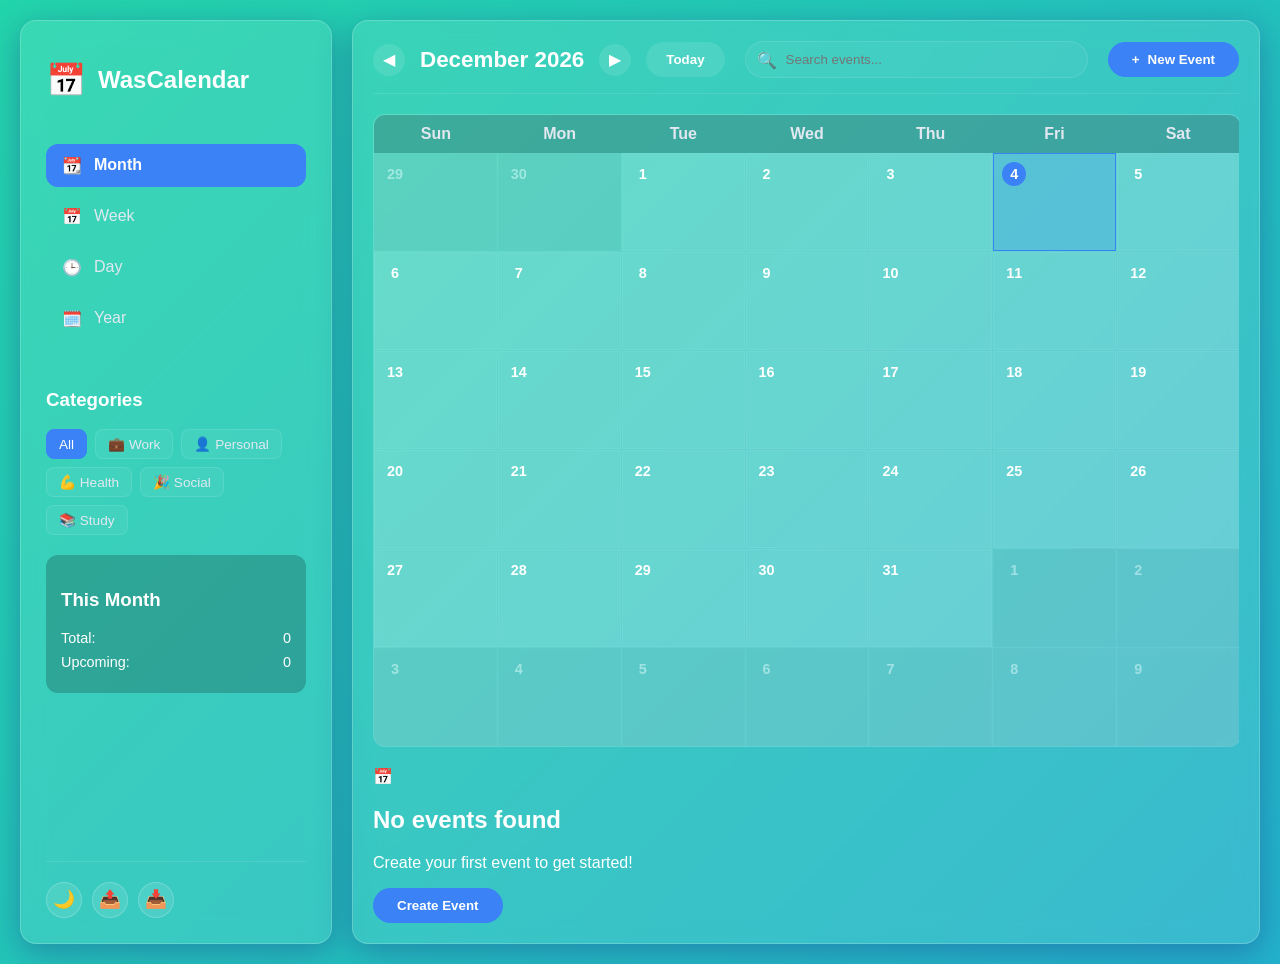
<file: js/apps/calendar/index.html>
<!DOCTYPE html>
<html lang="en">
<head>
    <meta charset="UTF-8">
    <meta name="viewport" content="width=device-width, initial-scale=1.0">
    <title>WasCalendar</title>
    <link rel="stylesheet" href="style.css">
</head>
<body class="theme-normal">
    <div id="app" class="app-wrapper">
        
        <aside class="sidebar">
            <div class="sidebar-header">
                <div class="logo">
                    <span class="logo-icon">📅</span>
                    <h1>WasCalendar</h1>
                </div>
            </div>

            <nav class="sidebar-nav">
                <button class="nav-item active" data-view="month"><span class="nav-icon">📆</span><span>Month</span></button>
                <button class="nav-item" data-view="week"><span class="nav-icon">📅</span><span>Week</span></button>
                <button class="nav-item" data-view="day"><span class="nav-icon">🕒</span><span>Day</span></button>
                <button class="nav-item" data-view="year"><span class="nav-icon">🗓️</span><span>Year</span></button>
            </nav>

            <div class="sidebar-section">
                <h3>Categories</h3>
                <div class="category-list">
                    <button class="category-btn active" data-category="all">All</button>
                    <button class="category-btn" data-category="work">💼 Work</button>
                    <button class="category-btn" data-category="personal">👤 Personal</button>
                    <button class="category-btn" data-category="health">💪 Health</button>
                    <button class="category-btn" data-category="social">🎉 Social</button>
                    <button class="category-btn" data-category="study">📚 Study</button>
                </div>
            </div>

            <div class="sidebar-stats">
                <h3>This Month</h3>
                <div class="stat-row"><span>Total:</span><span id="month-count">0</span></div>
                <div class="stat-row"><span>Upcoming:</span><span id="upcoming-count">0</span></div>
            </div>

            <div class="sidebar-footer">
                <button id="theme-toggle" class="icon-btn" title="Theme">🌙</button>
                <button id="export-btn" class="icon-btn" title="Export">📤</button>
                <button id="import-btn" class="icon-btn" title="Import">📥</button>
                <input type="file" id="import-file" accept=".ics" style="display:none">
            </div>
        </aside>

        <main class="main-content">
            <header class="main-header">
                <div class="date-navigator">
                    <button id="prev-btn" class="icon-btn-small">◀</button>
                    <h2 id="current-period">September 2025</h2>
                    <button id="next-btn" class="icon-btn-small">▶</button>
                    <button id="today-btn" class="secondary-btn">Today</button>
                </div>
                <div class="search-container">
                    <input type="text" id="search-input" placeholder="Search events...">
                    <span class="search-icon">🔍</span>
                </div>
                <button id="add-event-btn" class="primary-btn"><span>+</span><span>New Event</span></button>
            </header>

            <section id="month-view" class="calendar-view active">
                <div class="calendar-grid">
                    <div class="weekday-header">
                        <div>Sun</div><div>Mon</div><div>Tue</div><div>Wed</div><div>Thu</div><div>Fri</div><div>Sat</div>
                    </div>
                    <div id="month-days" class="days-grid"></div>
                </div>
            </section>

            <section id="week-view" class="calendar-view">
                <div class="week-grid">
                    <div class="time-sidebar">
                    </div>
                    <div id="week-columns" class="week-columns"></div>
                </div>
            </section>
            <section id="day-view" class="calendar-view">
                <div class="day-grid">
                    <div class="time-sidebar" id="day-time-sidebar">
                    </div>
                    <div id="day-column" class="day-column"></div>
                </div>
            </section>
            <section id="year-view" class="calendar-view">
                <div id="year-grid" class="year-grid"></div>
            </section>

            <div id="empty-state" class="empty-state hidden">
                <div class="empty-icon">📅</div>
                <h2>No events found</h2>
                <p>Create your first event to get started!</p>
                <button id="empty-add-btn" class="primary-btn">Create Event</button>
            </div>
        </main>
    </div>
    <dialog id="event-modal" class="modal">
        <div class="modal-content">
            <div class="modal-header">
                <h2 id="modal-title">Add New Event</h2>
                <button id="modal-close" class="close-btn">&times;</button>
            </div>
            <form id="event-form">
                <input type="hidden" id="event-id">
                
                <div class="form-group">
                    <label for="event-title">Title *</label>
                    <input type="text" id="event-title" required placeholder="e.g., Team Meeting">
                </div>

                <div class="form-row">
                    <div class="form-group half">
                        <label for="event-start">Start</label>
                        <input type="datetime-local" id="event-start" required>
                    </div>
                    <div class="form-group half">
                        <label for="event-end">End</label>
                        <input type="datetime-local" id="event-end" required>
                    </div>
                </div>

                <div class="form-row">
                    <div class="form-group half">
                        <label for="event-category">Category</label>
                        <select id="event-category">
                            <option value="work">💼 Work</option>
                            <option value="personal">👤 Personal</option>
                            <option value="health">💪 Health</option>
                            <option value="social">🎉 Social</option>
                            <option value="study">📚 Study</option>
                        </select>
                    </div>
                    <div class="form-group half">
                        <label for="event-color">Color</label>
                        <select id="event-color">
                            <option value="#3b82f6">Blue</option>
                            <option value="#10b981">Green</option>
                            <option value="#f59e0b">Orange</option>
                            <option value="#ef4444">Red</option>
                            <option value="#8b5cf6">Purple</option>
                            <option value="#ec4899">Pink</option>
                        </select>
                    </div>
                </div>

                <div class="form-group">
                    <label for="event-location">Location</label>
                    <input type="text" id="event-location" placeholder="Room A, Zoom Link, etc.">
                </div>

                <div class="form-group">
                    <label for="event-description">Description</label>
                    <textarea id="event-description" rows="3" placeholder="Details..."></textarea>
                </div>

                <div class="form-group">
                    <label class="checkbox-label">
                        <input type="checkbox" id="event-recurring">
                        Recurring Event
                    </label>
                    <div id="recurring-options" class="hidden" style="margin-top: 10px; display: flex; gap: 10px;">
                        <select id="recurrence-pattern">
                            <option value="daily">Daily</option>
                            <option value="weekly">Weekly</option>
                            <option value="monthly">Monthly</option>
                            <option value="yearly">Yearly</option>
                        </select>
                        <input type="number" id="recurrence-end" min="1" max="100" value="10" style="width: 100px;" placeholder="Count">
                    </div>
                </div>

                <div class="modal-actions">
                    <button type="button" id="delete-event-btn" class="danger-btn hidden">Delete</button>
                    <div class="spacer"></div>
                    <button type="button" id="cancel-btn" class="secondary-btn">Cancel</button>
                    <button type="submit" class="primary-btn">Save Event</button>
                </div>
            </form>
        </div>
    </dialog>

    <div id="theme-menu" class="theme-menu hidden">
        <button data-theme="normal">☀️ Normal</button>
        <button data-theme="dark">🌙 Night</button>
        <button data-theme="light">✨ Light</button>
        <button data-theme="glass">💎 Glass</button>
    </div>
    <div id="toast-container" class="toast-container"></div>

    <script src="main.js"></script>
</body>
</html>
</file>
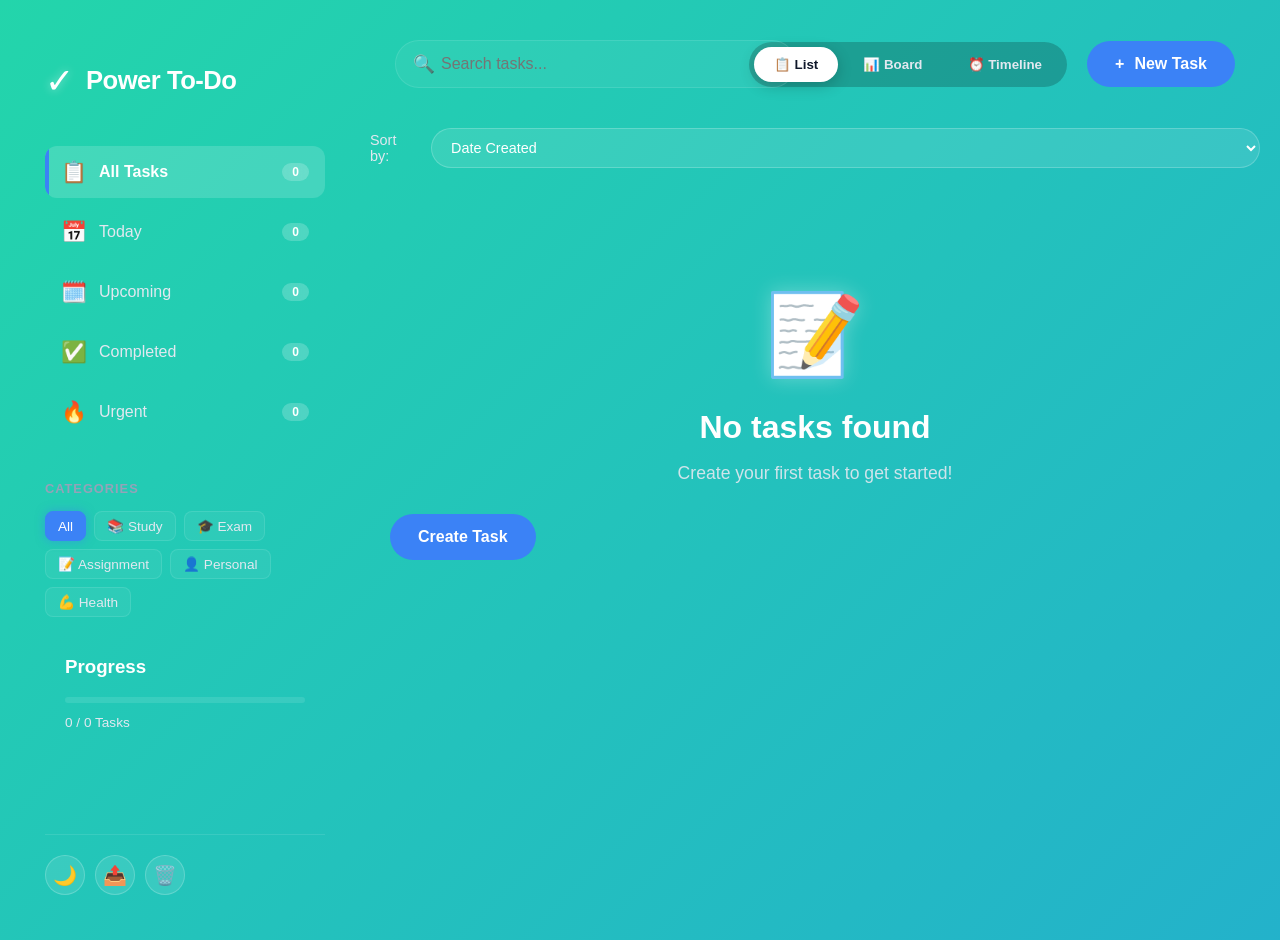
<file: js/apps/todolist/index.html>
<!DOCTYPE html>
<html lang="en">
<head>
    <meta charset="UTF-8">
    <meta name="viewport" content="width=device-width, initial-scale=1.0">
    <meta name="description" content="FocusFlow - Advanced To-Do List for Students">
    <title>Was To-Do List</title>
    <link rel="stylesheet" href="style.css">
</head>
<body class="theme-normal">
    <div id="app" class="app-wrapper">
        
        <aside class="sidebar">
            <div class="sidebar-header">
                <div class="logo">
                    <span class="logo-icon">✓</span>
                    <h1>Power To-Do</h1>
                </div>
            </div>

            <nav class="sidebar-nav">
                <button class="nav-item active" data-filter="all">
                    <span class="nav-icon">📋</span>
                    <span>All Tasks</span>
                    <span class="badge" id="count-all">0</span>
                </button>
                <button class="nav-item" data-filter="today">
                    <span class="nav-icon">📅</span>
                    <span>Today</span>
                    <span class="badge" id="count-today">0</span>
                </button>
                <button class="nav-item" data-filter="upcoming">
                    <span class="nav-icon">🗓️</span>
                    <span>Upcoming</span>
                    <span class="badge" id="count-upcoming">0</span>
                </button>
                <button class="nav-item" data-filter="completed">
                    <span class="nav-icon">✅</span>
                    <span>Completed</span>
                    <span class="badge" id="count-completed">0</span>
                </button>
                <button class="nav-item" data-filter="urgent">
                    <span class="nav-icon">🔥</span>
                    <span>Urgent</span>
                    <span class="badge" id="count-urgent">0</span>
                </button>
            </nav>

            <div class="sidebar-section">
                <h3>Categories</h3>
                <div class="category-list">
                    <button class="category-btn active" data-category="all">All</button>
                    <button class="category-btn" data-category="study">📚 Study</button>
                    <button class="category-btn" data-category="exam">🎓 Exam</button>
                    <button class="category-btn" data-category="assignment">📝 Assignment</button>
                    <button class="category-btn" data-category="personal">👤 Personal</button>
                    <button class="category-btn" data-category="health">💪 Health</button>
                </div>
            </div>

            <div class="sidebar-stats">
                <h3>Progress</h3>
                <div class="progress-bar">
                    <div class="progress-fill" id="progress-fill"></div>
                </div>
                <div class="progress-text">
                    <span id="completed-count">0</span> / <span id="total-count">0</span> Tasks
                </div>
            </div>

            <div class="sidebar-footer">
                <button id="theme-toggle" class="icon-btn" title="Toggle Theme">
                    <span>🌙</span>
                </button>
                <button id="export-btn" class="icon-btn" title="Export Data">
                    <span>📤</span>
                </button>
                <button id="clear-completed" class="icon-btn danger" title="Clear Completed">
                    <span>🗑️</span>
                </button>
            </div>
        </aside>
        <main class="main-content">
            <header class="main-header">
                <div class="search-container">
                    <input type="text" id="search-input" placeholder="Search tasks...">
                    <span class="search-icon">🔍</span>
                </div>

                <div class="view-controls">
                    <button class="view-btn active" data-view="list">📋 List</button>
                    <button class="view-btn" data-view="kanban">📊 Board</button>
                    <button class="view-btn" data-view="timeline">⏰ Timeline</button>
                </div>

                <button id="add-task-btn" class="primary-btn">
                    <span>+</span>
                    <span>New Task</span>
                </button>
            </header>
            <section id="list-view" class="task-view active">
                <div class="task-list-header">
                    <span class="sort-label">Sort by:</span>
                    <select id="sort-select">
                        <option value="created">Date Created</option>
                        <option value="due">Due Date</option>
                        <option value="priority">Priority</option>
                        <option value="alphabetical">Alphabetical</option>
                    </select>
                </div>
                <div id="task-list" class="task-list">
                </div>
            </section>

            <section id="kanban-view" class="task-view">
                <div class="kanban-board">
                    <div class="kanban-column" data-status="todo">
                        <div class="column-header">
                            <h3>📌 To Do</h3>
                            <span class="column-count" id="count-todo">0</span>
                        </div>
                        <div class="column-tasks" id="tasks-todo"></div>
                    </div>
                    <div class="kanban-column" data-status="in-progress">
                        <div class="column-header">
                            <h3>🔄 In Progress</h3>
                            <span class="column-count" id="count-in-progress">0</span>
                        </div>
                        <div class="column-tasks" id="tasks-in-progress"></div>
                    </div>
                    <div class="kanban-column" data-status="done">
                        <div class="column-header">
                            <h3>✅ Done</h3>
                            <span class="column-count" id="count-done">0</span>
                        </div>
                        <div class="column-tasks" id="tasks-done"></div>
                    </div>
                </div>
            </section>

            <section id="timeline-view" class="task-view">
                <div id="timeline-container" class="timeline-container">
                </div>
            </section>
            <div id="empty-state" class="empty-state hidden">
                <div class="empty-icon">📝</div>
                <h2>No tasks found</h2>
                <p>Create your first task to get started!</p>
                <button id="empty-add-btn" class="primary-btn">Create Task</button>
            </div>
        </main>
    </div>

    <dialog id="task-modal" class="modal">
        <div class="modal-content">
            <div class="modal-header">
                <h2 id="modal-title">Add New Task</h2>
                <button id="modal-close" class="close-btn">&times;</button>
            </div>
            <form id="task-form">
                <input type="hidden" id="task-id">
                
                <div class="form-group">
                    <label for="task-title">Task Title *</label>
                    <input type="text" id="task-title" required placeholder="e.g., Physics Chapter 5 Revision">
                </div>

                <div class="form-row">
                    <div class="form-group half">
                        <label for="task-category">Category</label>
                        <select id="task-category">
                            <option value="study">📚 Study</option>
                            <option value="exam">🎓 Exam</option>
                            <option value="assignment">📝 Assignment</option>
                            <option value="personal">👤 Personal</option>
                            <option value="health">💪 Health</option>
                        </select>
                    </div>
                    <div class="form-group half">
                        <label for="task-priority">Priority</label>
                        <select id="task-priority">
                            <option value="low">Low</option>
                            <option value="medium" selected>Medium</option>
                            <option value="high">High</option>
                            <option value="urgent">🔥 Urgent</option>
                        </select>
                    </div>
                </div>

                <div class="form-row">
                    <div class="form-group half">
                        <label for="task-due">Due Date</label>
                        <input type="date" id="task-due">
                    </div>
                    <div class="form-group half">
                        <label for="task-status">Status</label>
                        <select id="task-status">
                            <option value="todo">To Do</option>
                            <option value="in-progress">In Progress</option>
                            <option value="done">Done</option>
                        </select>
                    </div>
                </div>

                <div class="form-group">
                    <label for="task-notes">Notes</label>
                    <textarea id="task-notes" rows="3" placeholder="Additional details..."></textarea>
                </div>

                <div class="form-group">
                    <label class="checkbox-label">
                        <input type="checkbox" id="task-recurring">
                        Recurring Task (Weekly)
                    </label>
                </div>

                <div class="modal-actions">
                    <button type="button" id="delete-task-btn" class="danger-btn hidden">Delete</button>
                    <div class="spacer"></div>
                    <button type="button" id="cancel-btn" class="secondary-btn">Cancel</button>
                    <button type="submit" class="primary-btn">Save Task</button>
                </div>
            </form>
        </div>
    </dialog>
    <div id="theme-menu" class="theme-menu hidden">
        <button data-theme="normal">☀️ Normal</button>
        <button data-theme="dark">🌙 Dark</button>
        <button data-theme="light">✨ Light</button>
        <button data-theme="glass">💎 Glass</button>
    </div>

    <div id="toast-container" class="toast-container"></div>

    <script src="main.js"></script>
</body>
</html>
</file>
<file: js/apps/calendar/style.css>
:root {
    --bg-body: #0f172a;
    --bg-gradient: linear-gradient(-45deg, #ee7752, #e73c7e, #23a6d5, #23d5ab);
    --bg-gradient-size: 400% 400%;
    --glass-bg: rgba(255, 255, 255, 0.1);
    --glass-border: rgba(255, 255, 255, 0.2);
    --glass-shadow: 0 8px 32px 0 rgba(31, 38, 135, 0.37);
    --text-primary: #ffffff;
    --text-secondary: #e2e8f0;
    --text-muted: #94a3b8;
    --primary: #3b82f6;
    --primary-glow: rgba(59, 130, 246, 0.5);
    --radius-lg: 16px;
    --radius-md: 12px;
    --radius-sm: 8px;
    --transition: 0.3s cubic-bezier(0.4, 0, 0.2, 1);
    --cell-bg: rgba(255, 255, 255, 0.05);
    --cell-hover: rgba(255, 255, 255, 0.1);
}

body {
    font-family: 'Inter', sans-serif;
    background: var(--bg-gradient);
    background-size: var(--bg-gradient-size);
    animation: gradientBG 15s ease infinite;
    color: var(--text-primary);
    min-height: 100vh;
    margin: 0;
    overflow-x: hidden;
}

@keyframes gradientBG {
    0% { background-position: 0% 50%; }
    50% { background-position: 100% 50%; }
    100% { background-position: 0% 50%; }
}

.app-wrapper {
    display: flex;
    min-height: 100vh;
    max-width: 1600px;
    margin: 0 auto;
    padding: 20px;
    gap: 20px;
}

/* Sidebar */
.sidebar {
    width: 260px;
    padding: 25px;
    display: flex;
    flex-direction: column;
    flex-shrink: 0;
    background: var(--glass-bg);
    backdrop-filter: blur(12px);
    border: 1px solid var(--glass-border);
    border-radius: var(--radius-lg);
    box-shadow: var(--glass-shadow);
}
.sidebar-header { margin-bottom: 30px; }
.logo { display: flex; align-items: center; gap: 12px; }
.logo-icon { font-size: 2rem; }
.logo h1 { font-size: 1.5rem; font-weight: 700; }

.sidebar-nav { display: flex; flex-direction: column; gap: 8px; margin-bottom: 30px; }
.nav-item {
    display: flex; align-items: center; gap: 12px;
    padding: 12px 16px;
    background: transparent; border: none;
    border-radius: var(--radius-md);
    color: var(--text-secondary);
    cursor: pointer; font-size: 1rem;
    transition: var(--transition);
}
.nav-item:hover { background: rgba(255,255,255,0.1); color: white; }
.nav-item.active { background: var(--primary); color: white; font-weight: 600; }

.category-list { display: flex; flex-wrap: wrap; gap: 8px; margin-bottom: 20px; }
.category-btn {
    padding: 6px 12px;
    background: rgba(255,255,255,0.05);
    border: 1px solid rgba(255,255,255,0.1);
    border-radius: var(--radius-sm);
    color: var(--text-secondary);
    cursor: pointer; font-size: 0.85rem;
    transition: var(--transition);
}
.category-btn:hover { background: rgba(255,255,255,0.15); color: white; }
.category-btn.active { background: var(--primary); border-color: var(--primary); color: white; }

.sidebar-stats {
    padding: 15px;
    background: rgba(0,0,0,0.2);
    border-radius: var(--radius-md);
    margin-bottom: auto;
}
.stat-row { display: flex; justify-content: space-between; font-size: 0.9rem; margin-bottom: 8px; }

.sidebar-footer {
    display: flex; gap: 10px; padding-top: 20px;
    border-top: 1px solid rgba(255,255,255,0.1);
}
.icon-btn {
    width: 36px; height: 36px;
    background: rgba(255,255,255,0.1);
    border: 1px solid rgba(255,255,255,0.2);
    border-radius: 50%;
    cursor: pointer; font-size: 1.1rem;
    display: flex; align-items: center; justify-content: center;
    transition: var(--transition); color: white;
}
.icon-btn:hover { background: rgba(255,255,255,0.2); transform: scale(1.1); }

/* Main Content */
.main-content {
    flex: 1;
    display: flex; flex-direction: column;
    gap: 20px;
    background: var(--glass-bg);
    backdrop-filter: blur(12px);
    border: 1px solid var(--glass-border);
    border-radius: var(--radius-lg);
    box-shadow: var(--glass-shadow);
    padding: 20px;
    overflow: hidden;
}

.main-header {
    display: flex; align-items: center; gap: 20px;
    flex-wrap: wrap; padding-bottom: 15px;
    border-bottom: 1px solid rgba(255,255,255,0.1);
}

.date-navigator { display: flex; align-items: center; gap: 15px; }
.icon-btn-small {
    width: 32px; height: 32px;
    background: rgba(255,255,255,0.1);
    border: none; border-radius: 50%;
    color: white; cursor: pointer; font-size: 1rem;
}
.icon-btn-small:hover { background: rgba(255,255,255,0.2); }
#current-period { font-size: 1.4rem; font-weight: 700; margin: 0; }

.search-container { flex: 1; position: relative; min-width: 200px; }
.search-container input {
    width: 100%; padding: 10px 15px 10px 40px;
    background: rgba(255,255,255,0.05);
    border: 1px solid rgba(255,255,255,0.1);
    border-radius: 20px; color: white;
}
.search-icon { position: absolute; left: 12px; top: 50%; transform: translateY(-50%); opacity: 0.7; }

.primary-btn {
    padding: 10px 24px;
    background: var(--primary); color: white;
    border: none; border-radius: 20px;
    font-weight: 700; cursor: pointer;
    display: flex; align-items: center; gap: 8px;
    transition: var(--transition);
}
.primary-btn:hover { transform: translateY(-2px); box-shadow: 0 5px 15px var(--primary-glow); }

.secondary-btn {
    padding: 10px 20px;
    background: rgba(255,255,255,0.1); color: white;
    border: 1px solid rgba(255,255,255,0.2);
    border-radius: 20px; cursor: pointer; font-weight: 600;
}
.secondary-btn:hover { background: rgba(255,255,255,0.2); }

/* Calendar Views */
.calendar-view { display: none; height: 100%; overflow-y: auto; }
.calendar-view.active { display: block; animation: fadeIn 0.4s ease; }

/* =========================================
   MONTH VIEW
   ========================================= */

/* The Main Container */
.calendar-grid {
    display: flex;
    flex-direction: column;
    width: 100%;
    min-height: 500px; 
    flex-grow: 1; /* Take up remaining space in the main content area */
    background: rgba(255,255,255,0.1);
    border: 1px solid rgba(255,255,255,0.1);
    border-radius: var(--radius-md);
    overflow: hidden;
}

/* The Header Row (Sun-Sat) */
.weekday-header {
    display: grid;
    grid-template-columns: repeat(7, 1fr);
    background: rgba(0,0,0,0.2);
    padding: 10px 0;
    text-align: center;
    font-weight: 600;
    color: var(--text-secondary);
    flex-shrink: 0; /* Don't let header shrink */
}

/* The Days Container */
.days-grid {
    display: grid;
    grid-template-columns: repeat(7, 1fr);
    grid-auto-rows: 1fr; /* Rows share height equally */
    gap: 1px;
    background: rgba(255,255,255,0.1);
    flex-grow: 1; 
    min-height: 0; 
}

/* Individual Day Cells */
.day-cell {
    background: var(--cell-bg);
    padding: 8px;
    position: relative;
    transition: var(--transition);
    cursor: pointer;
    display: flex;
    flex-direction: column;
    overflow: hidden;
    min-height: 80px; /* Minimum height per cell */
    border: 1px solid rgba(255,255,255,0.05);
}

.day-cell:hover { background: var(--cell-hover); }
.day-cell.other-month { opacity: 0.4; background: rgba(0,0,0,0.1); }
.day-cell.today { background: rgba(59, 130, 246, 0.2); border: 1px solid var(--primary); }

.day-number {
    font-weight: 600; 
    font-size: 0.9rem;
    margin-bottom: 5px; 
    display: inline-block;
    width: 24px; 
    height: 24px;
    text-align: center; 
    line-height: 24px;
    border-radius: 50%;
    flex-shrink: 0;
}

.day-cell.today .day-number { background: var(--primary); color: white; }

.event-chip {
    font-size: 0.75rem;
    padding: 2px 6px;
    border-radius: 4px;
    margin-bottom: 2px;
    color: white;
    white-space: nowrap;
    overflow: hidden;
    text-overflow: ellipsis;
    cursor: pointer;
    flex-shrink: 0;
}

/* WEEK & DAY VIEW - WITH TIMETABLE */
.week-grid, .day-grid {
    display: flex;
    height: calc(100% - 20px);
    overflow-y: auto;
    position: relative;
}

.time-sidebar {
    width: 60px;
    flex-shrink: 0;
    border-right: 1px solid rgba(255,255,255,0.1);
    background: rgba(0,0,0,0.1);
    position: sticky;
    left: 0;
    z-index: 10;
}
.time-slot {
    height: 60px; /* 1 hour = 60px */
    display: flex; align-items: flex-start; justify-content: center;
    font-size: 0.75rem; color: var(--text-muted);
    border-bottom: 1px solid rgba(255,255,255,0.05);
    padding-top: 2px;
}

.week-columns {
    flex: 1;
    display: grid;
    grid-template-columns: repeat(7, 1fr);
    gap: 1px;
    background: rgba(255,255,255,0.1);
    position: relative;
}
.week-col {
    background: var(--cell-bg);
    border-right: 1px solid rgba(255,255,255,0.1);
    position: relative;
    min-height: 1440px; /* 24 hours * 60px */
}
.week-col-header {
    height: 40px;
    background: rgba(0,0,0,0.2);
    display: flex; align-items: center; justify-content: center;
    font-weight: 600;
    border-bottom: 1px solid rgba(255,255,255,0.1);
    position: sticky;
    top: 0;
    z-index: 5;
}

.day-column {
    flex: 1;
    background: var(--cell-bg);
    position: relative;
    min-height: 1440px; /* 24 hours * 60px */
}

/* EVENT IN GRID */
.grid-event {
    position: absolute;
    left: 4px; right: 4px;
    padding: 4px 8px;
    border-radius: 6px;
    font-size: 0.8rem;
    color: white;
    overflow: hidden;
    cursor: pointer;
    box-shadow: 0 2px 5px rgba(0,0,0,0.2);
    z-index: 5;
    transition: transform 0.2s;
}
.grid-event:hover { transform: scale(1.02); z-index: 10; }

/* YEAR VIEW */
.year-grid {
    display: grid;
    grid-template-columns: repeat(auto-fit, minmax(250px, 1fr));
    gap: 20px;
    padding: 10px;
}
.year-month {
    background: rgba(255,255,255,0.05);
    border: 1px solid rgba(255,255,255,0.1);
    border-radius: var(--radius-md);
    padding: 15px;
}
.year-month h3 { text-align: center; margin: 0 0 10px 0; color: var(--primary); }
.year-month-grid {
    display: grid;
    grid-template-columns: repeat(7, 1fr);
    gap: 2px;
    font-size: 0.75rem;
    text-align: center;
}
.year-day { padding: 4px; border-radius: 4px; }
.year-day.has-event { background: var(--primary); color: white; }

/* MODAL */
.modal {
    border: none; border-radius: var(--radius-lg);
    padding: 0; background: rgba(15, 23, 42, 0.95);
    backdrop-filter: blur(20px); color: white;
    max-width: 500px; width: 90%; margin: auto;
    animation: modalPop 0.3s ease;
}
@keyframes modalPop {
    from { opacity: 0; transform: scale(0.9); }
    to { opacity: 1; transform: scale(1); }
}
.modal::backdrop { background: rgba(0,0,0,0.6); }

.modal-content { padding: 25px; }
.modal-header {
    display: flex; justify-content: space-between;
    margin-bottom: 20px; border-bottom: 1px solid rgba(255,255,255,0.1);
    padding-bottom: 10px;
}
.close-btn { background: none; border: none; font-size: 1.5rem; color: white; cursor: pointer; }

.form-group { margin-bottom: 15px; }
.form-group label { display: block; font-size: 0.9rem; margin-bottom: 5px; color: var(--text-secondary); }
.form-row { display: flex; gap: 15px; }
.half { flex: 1; }

input, select, textarea {
    width: 100%; padding: 10px;
    background: rgba(255,255,255,0.05);
    border: 1px solid rgba(255,255,255,0.1);
    border-radius: var(--radius-sm);
    color: white;
    box-sizing: border-box; /* FIX: Prevents overflow */
}
input:focus, select:focus, textarea:focus {
    outline: none; border-color: var(--primary);
    box-shadow: 0 0 10px var(--primary-glow);
}

.modal-actions {
    display: flex; justify-content: flex-end; gap: 10px; margin-top: 20px;
}
.danger-btn {
    background: var(--danger); color: white; border: none;
    padding: 10px 20px; border-radius: 20px; cursor: pointer;
}
.danger-btn:hover { background: #dc2626; }

.secondary-btn { 
    background: rgba(255,255,255,0.1); color: white; border: none; 
    padding: 10px 20px; border-radius: 20px; cursor: pointer; 
}
.secondary-btn:hover { background: rgba(255,255,255,0.2); }
.spacer { flex: 1; }

/* Theme Menu & Toast */
.theme-menu {
    position: fixed; top: 70px; right: 20px;
    background: rgba(15, 23, 42, 0.9);
    backdrop-filter: blur(15px);
    border: 1px solid rgba(255,255,255,0.1);
    border-radius: var(--radius-lg);
    padding: 10px; display: flex; flex-direction: column; gap: 5px;
    z-index: 1000;
    opacity: 0; visibility: hidden; transform: translateY(-10px);
    transition: all 0.3s;
}
.theme-menu:not(.hidden) { opacity: 1; visibility: visible; transform: translateY(0); }
.theme-menu button {
    width: 100%; text-align: left; padding: 10px;
    background: transparent; border: none; color: var(--text-secondary);
    cursor: pointer; border-radius: var(--radius-sm);
}
.theme-menu button:hover { background: rgba(255,255,255,0.1); color: white; }

.toast-container { position: fixed; bottom: 30px; right: 30px; z-index: 2000; display: flex; flex-direction: column; gap: 10px; }
.toast {
    padding: 15px 20px; background: rgba(15, 23, 42, 0.9);
    backdrop-filter: blur(10px); color: white;
    border-radius: var(--radius-md); border-left: 4px solid var(--primary);
    animation: slideInRight 0.3s ease;
}
@keyframes slideInRight { from { transform: translateX(100%); } to { transform: translateX(0); } }

.hidden { display: none !important; }
@keyframes fadeIn { from { opacity: 0; } to { opacity: 1; } }

/* Responsive */
@media (max-width: 1024px) {
    .app-wrapper { flex-direction: column; }
    .sidebar { width: 100%; flex-direction: row; flex-wrap: wrap; padding: 15px; }
    .sidebar-nav { flex-direction: row; margin-bottom: 0; }
    .sidebar-stats { display: none; }
    .calendar-grid { height: 60vh; }
}
@media (max-width: 768px) {
    .week-columns { grid-template-columns: 1fr; }
    .week-col { min-height: 200px; }
    .time-sidebar { display: none; } /* Hide time sidebar on mobile for space */
    .day-grid { flex-direction: column; }
}
</file>
<file: js/apps/todolist/style.css>
/* =========================================
   1. CORE VARIABLES & ANIMATED BACKGROUND
   ========================================= */
:root {
    --bg-body: #0f172a;
    --bg-gradient: linear-gradient(-45deg, #ee7752, #e73c7e, #23a6d5, #23d5ab);
    --bg-gradient-size: 400% 400%;
    
    --glass-bg: rgba(255, 255, 255, 0.1);
    --glass-border: rgba(255, 255, 255, 0.2);
    --glass-shadow: 0 8px 32px 0 rgba(31, 38, 135, 0.37);
    
    --text-primary: #ffffff;
    --text-secondary: #e2e8f0;
    --text-muted: #94a3b8;
    
    --primary: #3b82f6;
    --primary-glow: rgba(59, 130, 246, 0.5);
    --accent: #8b5cf6;
    
    --success: #10b981;
    --warning: #f59e0b;
    --danger: #ef4444;
    
    --priority-low: #10b981;
    --priority-medium: #f59e0b;
    --priority-high: #f97316;
    --priority-urgent: #ef4444;
    
    --radius-lg: 16px;
    --radius-md: 12px;
    --radius-sm: 8px;
    
    --transition: 0.3s cubic-bezier(0.4, 0, 0.2, 1);
}

/* Animated Background */
body {
    font-family: 'Inter', sans-serif;
    background: var(--bg-gradient);
    background-size: var(--bg-gradient-size);
    animation: gradientBG 15s ease infinite;
    color: var(--text-primary);
    min-height: 100vh;
    margin: 0;
    overflow-x: hidden;
}

@keyframes gradientBG {
    0% { background-position: 0% 50%; }
    50% { background-position: 100% 50%; }
    100% { background-position: 0% 50%; }
}

/* =========================================
   2. GLASSMORPHISM UTILITIES
   ========================================= */
.glass-panel {
    background: var(--glass-bg);
    backdrop-filter: blur(12px);
    -webkit-backdrop-filter: blur(12px);
    border: 1px solid var(--glass-border);
    box-shadow: var(--glass-shadow);
    border-radius: var(--radius-lg);
}

.glass-panel-inner {
    background: rgba(255, 255, 255, 0.05);
    border: 1px solid rgba(255, 255, 255, 0.1);
    border-radius: var(--radius-md);
}

.glow-effect {
    box-shadow: 0 0 15px var(--primary-glow);
    transition: all 0.3s ease;
}

.glow-effect:hover {
    box-shadow: 0 0 25px var(--primary-glow), 0 0 50px var(--primary-glow);
    transform: translateY(-2px);
}

/* =========================================
   3. LAYOUT
   ========================================= */
.app-wrapper {
    display: flex;
    min-height: 100vh;
    max-width: 1600px;
    margin: 0 auto;
    padding: 20px;
    gap: 20px;
}

/* =========================================
   4. SIDEBAR
   ========================================= */
.sidebar {
    width: 280px;
    padding: 25px;
    display: flex;
    flex-direction: column;
    flex-shrink: 0;
    animation: slideInLeft 0.5s ease;
}

@keyframes slideInLeft {
    from { opacity: 0; transform: translateX(-50px); }
    to { opacity: 1; transform: translateX(0); }
}

.sidebar-header { margin-bottom: 30px; }
.logo { display: flex; align-items: center; gap: 12px; }
.logo-icon { font-size: 2.2rem; filter: drop-shadow(0 0 5px rgba(255,255,255,0.5)); }
.logo h1 { font-size: 1.6rem; font-weight: 700; letter-spacing: -0.5px; }

.sidebar-nav { display: flex; flex-direction: column; gap: 8px; margin-bottom: 30px; }
.nav-item {
    display: flex;
    align-items: center;
    gap: 12px;
    padding: 14px 16px;
    background: transparent;
    border: none;
    border-radius: var(--radius-md);
    color: var(--text-secondary);
    cursor: pointer;
    font-size: 1rem;
    font-weight: 500;
    transition: var(--transition);
    position: relative;
    overflow: hidden;
}

.nav-item::before {
    content: '';
    position: absolute;
    left: 0; top: 0; bottom: 0;
    width: 4px;
    background: var(--primary);
    transform: scaleY(0);
    transition: transform 0.3s;
}

.nav-item:hover { background: rgba(255,255,255,0.1); color: white; }
.nav-item.active { background: rgba(255,255,255,0.15); color: white; font-weight: 600; }
.nav-item.active::before { transform: scaleY(1); }

.nav-icon { font-size: 1.3rem; }
.badge {
    margin-left: auto;
    background: rgba(255,255,255,0.2);
    color: white;
    padding: 2px 10px;
    border-radius: 20px;
    font-size: 0.75rem;
    font-weight: 700;
    backdrop-filter: blur(4px);
}

.sidebar-section h3 {
    font-size: 0.8rem;
    text-transform: uppercase;
    color: var(--text-muted);
    margin-bottom: 15px;
    letter-spacing: 1px;
}

.category-list { display: flex; flex-wrap: wrap; gap: 8px; }
.category-btn {
    padding: 6px 12px;
    background: rgba(255,255,255,0.05);
    border: 1px solid rgba(255,255,255,0.1);
    border-radius: var(--radius-sm);
    color: var(--text-secondary);
    cursor: pointer;
    font-size: 0.85rem;
    transition: var(--transition);
}

.category-btn:hover { background: rgba(255,255,255,0.15); color: white; }
.category-btn.active { background: var(--primary); border-color: var(--primary); color: white; box-shadow: 0 0 10px var(--primary-glow); }

.sidebar-stats {
    padding: 20px;
    margin-bottom: auto;
    animation: fadeIn 0.8s ease;
}

.progress-bar {
    height: 6px;
    background: rgba(255,255,255,0.1);
    border-radius: 10px;
    overflow: hidden;
    margin: 12px 0;
}

.progress-fill {
    height: 100%;
    background: linear-gradient(90deg, var(--primary), var(--accent));
    width: 0%;
    transition: width 0.5s cubic-bezier(0.4, 0, 0.2, 1);
    box-shadow: 0 0 10px var(--primary-glow);
}

.progress-text { font-size: 0.85rem; color: var(--text-secondary); font-weight: 500; }

.sidebar-footer {
    display: flex;
    gap: 10px;
    padding-top: 20px;
    border-top: 1px solid rgba(255,255,255,0.1);
}

.icon-btn {
    width: 40px;
    height: 40px;
    background: rgba(255,255,255,0.1);
    border: 1px solid rgba(255,255,255,0.2);
    border-radius: 50%;
    cursor: pointer;
    font-size: 1.2rem;
    display: flex;
    align-items: center;
    justify-content: center;
    transition: var(--transition);
    color: white;
}

.icon-btn:hover { background: rgba(255,255,255,0.2); transform: scale(1.1); }
.icon-btn.danger:hover { background: var(--danger); border-color: var(--danger); }

/* =========================================
   5. MAIN CONTENT
   ========================================= */
.main-content {
    flex: 1;
    display: flex;
    flex-direction: column;
    gap: 20px;
    animation: fadeIn 0.6s ease;
}

.main-header {
    padding: 20px 25px;
    display: flex;
    align-items: center;
    gap: 20px;
    flex-wrap: wrap;
}

.search-container {
    flex: 1;
    position: relative;
    min-width: 250px;
}

.search-container input {
    width: 100%;
    padding: 14px 20px 14px 45px;
    background: rgba(255,255,255,0.05);
    border: 1px solid rgba(255,255,255,0.1);
    border-radius: 30px;
    color: white;
    font-size: 1rem;
    transition: var(--transition);
}

.search-container input:focus {
    outline: none;
    background: rgba(255,255,255,0.1);
    border-color: var(--primary);
    box-shadow: 0 0 15px var(--primary-glow);
}

.search-icon {
    position: absolute;
    left: 18px;
    top: 50%;
    transform: translateY(-50%);
    font-size: 1.1rem;
    opacity: 0.7;
}

.view-controls { display: flex; gap: 5px; background: rgba(0,0,0,0.2); padding: 5px; border-radius: 30px; }
.view-btn {
    padding: 10px 20px;
    background: transparent;
    border: none;
    border-radius: 20px;
    color: var(--text-secondary);
    cursor: pointer;
    font-weight: 600;
    transition: var(--transition);
}

.view-btn.active { background: white; color: var(--bg-body); box-shadow: 0 4px 15px rgba(0,0,0,0.2); }

.primary-btn {
    padding: 14px 28px;
    background: var(--primary);
    color: white;
    border: none;
    border-radius: 30px;
    font-weight: 700;
    cursor: pointer;
    display: flex;
    align-items: center;
    gap: 10px;
    font-size: 1rem;
    transition: var(--transition);
}

.primary-btn:hover { transform: translateY(-3px); }

/* =========================================
   6. TASK LIST (BEAUTIFUL CARDS)
   ========================================= */
.task-view { display: none; }
.task-view.active { display: block; animation: fadeIn 0.4s ease; }

.task-list-header {
    display: flex;
    align-items: center;
    gap: 15px;
    margin-bottom: 20px;
}

.sort-label { color: var(--text-secondary); font-size: 0.9rem; }
#sort-select {
    padding: 10px 15px;
    background: rgba(255,255,255,0.1);
    border: 1px solid rgba(255,255,255,0.2);
    border-radius: 20px;
    color: white;
    cursor: pointer;
    font-size: 0.9rem;
}

.task-list { display: flex; flex-direction: column; gap: 15px; }

.task-item {
    background: rgba(255,255,255,0.08);
    border: 1px solid rgba(255,255,255,0.15);
    border-radius: var(--radius-lg);
    padding: 20px;
    display: flex;
    align-items: center;
    gap: 20px;
    transition: var(--transition);
    cursor: grab;
    position: relative;
    overflow: hidden;
}

.task-item::before {
    content: '';
    position: absolute;
    left: 0; top: 0; bottom: 0;
    width: 4px;
    background: var(--primary);
    opacity: 0.5;
}

.task-item:hover {
    transform: translateX(5px) scale(1.01);
    background: rgba(255,255,255,0.12);
    box-shadow: 0 10px 30px rgba(0,0,0,0.2);
}

.task-item.completed { opacity: 0.6; }
.task-item.completed::before { background: var(--success); }
.task-item.completed .task-title { text-decoration: line-through; color: var(--text-muted); }

.task-checkbox {
    width: 26px;
    height: 26px;
    border: 2px solid rgba(255,255,255,0.3);
    border-radius: 50%;
    cursor: pointer;
    display: flex;
    align-items: center;
    justify-content: center;
    flex-shrink: 0;
    transition: var(--transition);
    background: transparent;
}

.task-checkbox.checked { background: var(--success); border-color: var(--success); box-shadow: 0 0 10px var(--success); }
.task-checkbox.checked::after { content: '✓'; color: white; font-weight: bold; font-size: 1.2rem; }

.task-content { flex: 1; min-width: 0; }
.task-title { font-weight: 600; font-size: 1.1rem; color: white; margin-bottom: 6px; letter-spacing: -0.3px; }
.task-meta { display: flex; gap: 12px; font-size: 0.85rem; color: var(--text-secondary); flex-wrap: wrap; align-items: center; }

.task-category {
    padding: 4px 10px;
    border-radius: 20px;
    font-size: 0.75rem;
    font-weight: 700;
    text-transform: uppercase;
    letter-spacing: 0.5px;
    background: rgba(255,255,255,0.1);
    border: 1px solid rgba(255,255,255,0.1);
}

.cat-study { color: #60a5fa; border-color: #60a5fa; }
.cat-exam { color: #f472b6; border-color: #f472b6; }
.cat-assignment { color: #fbbf24; border-color: #fbbf24; }
.cat-personal { color: #34d399; border-color: #34d399; }
.cat-health { color: #a78bfa; border-color: #a78bfa; }

.priority-badge {
    padding: 4px 10px;
    border-radius: 20px;
    font-size: 0.75rem;
    font-weight: 700;
    color: white;
    text-transform: uppercase;
    letter-spacing: 0.5px;
    box-shadow: 0 2px 5px rgba(0,0,0,0.2);
}

.p-low { background: var(--priority-low); }
.p-medium { background: var(--priority-medium); }
.p-high { background: var(--priority-high); }
.p-urgent { background: var(--priority-urgent); animation: pulse 2s infinite; }

@keyframes pulse {
    0% { box-shadow: 0 0 0 0 rgba(239, 68, 68, 0.7); }
    70% { box-shadow: 0 0 0 10px rgba(239, 68, 68, 0); }
    100% { box-shadow: 0 0 0 0 rgba(239, 68, 68, 0); }
}

.due-date {
    display: flex;
    align-items: center;
    gap: 5px;
    font-weight: 600;
}

.due-date.overdue { color: var(--danger); text-shadow: 0 0 5px rgba(239, 68, 68, 0.5); }
.due-date.today { color: var(--warning); text-shadow: 0 0 5px rgba(245, 158, 11, 0.5); }

.task-actions { display: flex; gap: 8px; opacity: 0; transition: var(--transition); }
.task-item:hover .task-actions { opacity: 1; }

.action-btn {
    width: 36px;
    height: 36px;
    background: rgba(255,255,255,0.1);
    border: none;
    border-radius: 50%;
    cursor: pointer;
    font-size: 1.1rem;
    transition: var(--transition);
    display: flex;
    align-items: center;
    justify-content: center;
}

.action-btn:hover { background: white; transform: scale(1.1); }
.action-btn.delete:hover { background: var(--danger); color: white; }

/* =========================================
   7. KANBAN & TIMELINE (CONTINUED)
   ========================================= */
.timeline-container {
    position: relative;
    padding-left: 40px;
}

.timeline-container::before {
    content: '';
    position: absolute;
    left: 15px;
    top: 0;
    bottom: 0;
    width: 2px;
    background: rgba(255,255,255,0.2);
}

.timeline-group { margin-bottom: 30px; }
.timeline-date {
    font-weight: 700;
    color: var(--primary);
    margin-bottom: 15px;
    font-size: 1.1rem;
    text-shadow: 0 0 10px var(--primary-glow);
}

.timeline-item {
    position: relative;
    background: rgba(255,255,255,0.1);
    border: 1px solid rgba(255,255,255,0.15);
    border-radius: var(--radius-md);
    padding: 15px;
    margin-bottom: 12px;
    transition: var(--transition);
    cursor: pointer;
}

.timeline-item::before {
    content: '';
    position: absolute;
    left: -35px;
    top: 50%;
    transform: translateY(-50%);
    width: 12px;
    height: 12px;
    border-radius: 50%;
    background: var(--primary);
    border: 2px solid rgba(255,255,255,0.5);
    box-shadow: 0 0 10px var(--primary-glow);
}

.timeline-item:hover {
    transform: translateX(5px);
    background: rgba(255,255,255,0.15);
    box-shadow: 0 5px 15px rgba(0,0,0,0.2);
}

/* =========================================
   8. EMPTY STATE
   ========================================= */
.empty-state {
    text-align: center;
    padding: 80px 20px;
    color: var(--text-secondary);
    animation: fadeIn 0.6s ease;
}

.empty-state.hidden { display: none; }
.empty-icon { font-size: 5rem; margin-bottom: 20px; filter: drop-shadow(0 0 10px rgba(255,255,255,0.3)); }
.empty-state h2 { font-size: 2rem; margin-bottom: 10px; color: white; font-weight: 700; }
.empty-state p { font-size: 1.1rem; margin-bottom: 30px; opacity: 0.9; }

/* =========================================
   9. MODAL
   ========================================= */
.modal {
    border: none;
    border-radius: var(--radius-lg);
    padding: 0;
    background: rgba(15, 23, 42, 0.9);
    backdrop-filter: blur(20px);
    -webkit-backdrop-filter: blur(20px);
    color: white;
    box-shadow: 0 20px 50px rgba(0,0,0,0.5);
    max-width: 550px;
    width: 90%;
    margin: auto;
    animation: modalPop 0.4s cubic-bezier(0.175, 0.885, 0.32, 1.275);
}

@keyframes modalPop {
    from { opacity: 0; transform: scale(0.8) translateY(20px); }
    to { opacity: 1; transform: scale(1) translateY(0); }
}

.modal::backdrop {
    background: rgba(0, 0, 0, 0.6);
    backdrop-filter: blur(5px);
}

.modal-content { padding: 30px; }
.modal-header {
    display: flex;
    justify-content: space-between;
    align-items: center;
    margin-bottom: 25px;
    padding-bottom: 15px;
    border-bottom: 1px solid rgba(255,255,255,0.1);
}

.modal-header h2 { font-size: 1.5rem; font-weight: 700; color: white; }
.close-btn {
    background: none;
    border: none;
    font-size: 2rem;
    color: var(--text-secondary);
    cursor: pointer;
    line-height: 1;
    transition: var(--transition);
}
.close-btn:hover { color: white; transform: rotate(90deg); }

.form-group { margin-bottom: 20px; }
.form-group label { display: block; font-size: 0.9rem; font-weight: 600; color: var(--text-secondary); margin-bottom: 8px; }
.form-row { display: flex; gap: 20px; }
.half { flex: 1; }

input, select, textarea {
    width: 100%;
    padding: 12px 16px;
    background: rgba(255,255,255,0.05);
    border: 1px solid rgba(255,255,255,0.1);
    border-radius: var(--radius-md);
    color: white;
    font-size: 1rem;
    transition: var(--transition);
}

input:focus, select:focus, textarea:focus {
    outline: none;
    background: rgba(255,255,255,0.1);
    border-color: var(--primary);
    box-shadow: 0 0 15px var(--primary-glow);
}

option { background: #0f172a; color: white; }

.checkbox-label {
    display: flex;
    align-items: center;
    gap: 10px;
    font-weight: normal;
    cursor: pointer;
    color: var(--text-secondary);
}

.checkbox-label input[type="checkbox"] {
    width: 20px;
    height: 20px;
    accent-color: var(--primary);
    cursor: pointer;
}

.modal-actions {
    display: flex;
    justify-content: flex-end;
    gap: 15px;
    margin-top: 30px;
    padding-top: 20px;
    border-top: 1px solid rgba(255,255,255,0.1);
}

.secondary-btn {
    background: rgba(255,255,255,0.1);
    color: white;
    border: 1px solid rgba(255,255,255,0.2);
    padding: 12px 24px;
    border-radius: 30px;
    font-weight: 600;
    cursor: pointer;
    transition: var(--transition);
}

.secondary-btn:hover { background: rgba(255,255,255,0.2); }

.danger-btn {
    background: var(--danger);
    color: white;
    border: none;
    padding: 12px 24px;
    border-radius: 30px;
    font-weight: 600;
    cursor: pointer;
    transition: var(--transition);
    box-shadow: 0 0 10px rgba(239, 68, 68, 0.4);
}

.danger-btn:hover { background: #dc2626; transform: scale(1.05); }

.spacer { flex: 1; }

/* =========================================
   10. THEME MENU
   ========================================= */
.theme-menu {
    position: fixed;
    top: 70px;
    right: 20px;
    background: rgba(15, 23, 42, 0.9);
    backdrop-filter: blur(15px);
    border: 1px solid rgba(255,255,255,0.1);
    border-radius: var(--radius-lg);
    box-shadow: 0 10px 30px rgba(0,0,0,0.3);
    z-index: 1000;
    padding: 10px;
    display: flex;
    flex-direction: column;
    gap: 5px;
    opacity: 0;
    visibility: hidden;
    transform: translateY(-10px);
    transition: all 0.3s cubic-bezier(0.4, 0, 0.2, 1);
}

.theme-menu:not(.hidden) {
    opacity: 1;
    visibility: visible;
    transform: translateY(0);
}

.theme-menu button {
    width: 100%;
    text-align: left;
    padding: 12px 15px;
    background: transparent;
    border: none;
    color: var(--text-secondary);
    cursor: pointer;
    border-radius: var(--radius-sm);
    transition: var(--transition);
    font-size: 1rem;
}

.theme-menu button:hover { background: rgba(255,255,255,0.1); color: white; transform: translateX(5px); }

/* =========================================
   11. TOAST NOTIFICATIONS
   ========================================= */
.toast-container {
    position: fixed;
    bottom: 30px;
    right: 30px;
    z-index: 2000;
    display: flex;
    flex-direction: column;
    gap: 12px;
}

.toast {
    padding: 16px 24px;
    background: rgba(15, 23, 42, 0.9);
    backdrop-filter: blur(10px);
    color: white;
    border-radius: var(--radius-md);
    box-shadow: 0 10px 30px rgba(0,0,0,0.3);
    border-left: 4px solid var(--primary);
    animation: slideInRight 0.4s cubic-bezier(0.175, 0.885, 0.32, 1.275);
    max-width: 350px;
    font-weight: 500;
}

.toast.success { border-left-color: var(--success); }
.toast.error { border-left-color: var(--danger); }
.toast.warning { border-left-color: var(--warning); }

@keyframes slideInRight {
    from { transform: translateX(100%); opacity: 0; }
    to { transform: translateX(0); opacity: 1; }
}

/* =========================================
   12. RESPONSIVE DESIGN
   ========================================= */
@media (max-width: 1024px) {
    .app-wrapper { flex-direction: column; padding: 15px; }
    .sidebar { width: 100%; border-right: none; border-bottom: 1px solid rgba(255,255,255,0.1); padding: 20px; }
    .sidebar-nav { flex-direction: row; flex-wrap: wrap; justify-content: center; }
    .nav-item { flex: 1; justify-content: center; font-size: 0.9rem; padding: 10px; }
    .badge { display: none; }
    .kanban-board { grid-template-columns: 1fr; }
    .main-header { flex-direction: column; align-items: stretch; }
    .search-container { width: 100%; }
    .view-controls { justify-content: center; }
}

@media (max-width: 768px) {
    .task-item { flex-direction: column; align-items: flex-start; gap: 15px; }
    .task-actions { width: 100%; justify-content: flex-end; margin-top: 10px; }
    .form-row { flex-direction: column; gap: 0; }
    .modal-content { padding: 20px; }
    .timeline-container { padding-left: 25px; }
    .timeline-container::before { left: 8px; }
    .timeline-item::before { left: -28px; }
}

/* =========================================
   13. UTILITIES & ANIMATIONS
   ========================================= */
.hidden { display: none !important; }
.fade-in { animation: fadeIn 0.5s ease; }
@keyframes fadeIn { from { opacity: 0; } to { opacity: 1; } }

/* Custom Scrollbar */
::-webkit-scrollbar { width: 8px; height: 8px; }
::-webkit-scrollbar-track { background: rgba(255,255,255,0.05); }
::-webkit-scrollbar-thumb { background: rgba(255,255,255,0.2); border-radius: 4px; }
::-webkit-scrollbar-thumb:hover { background: rgba(255,255,255,0.3); }
</file>
